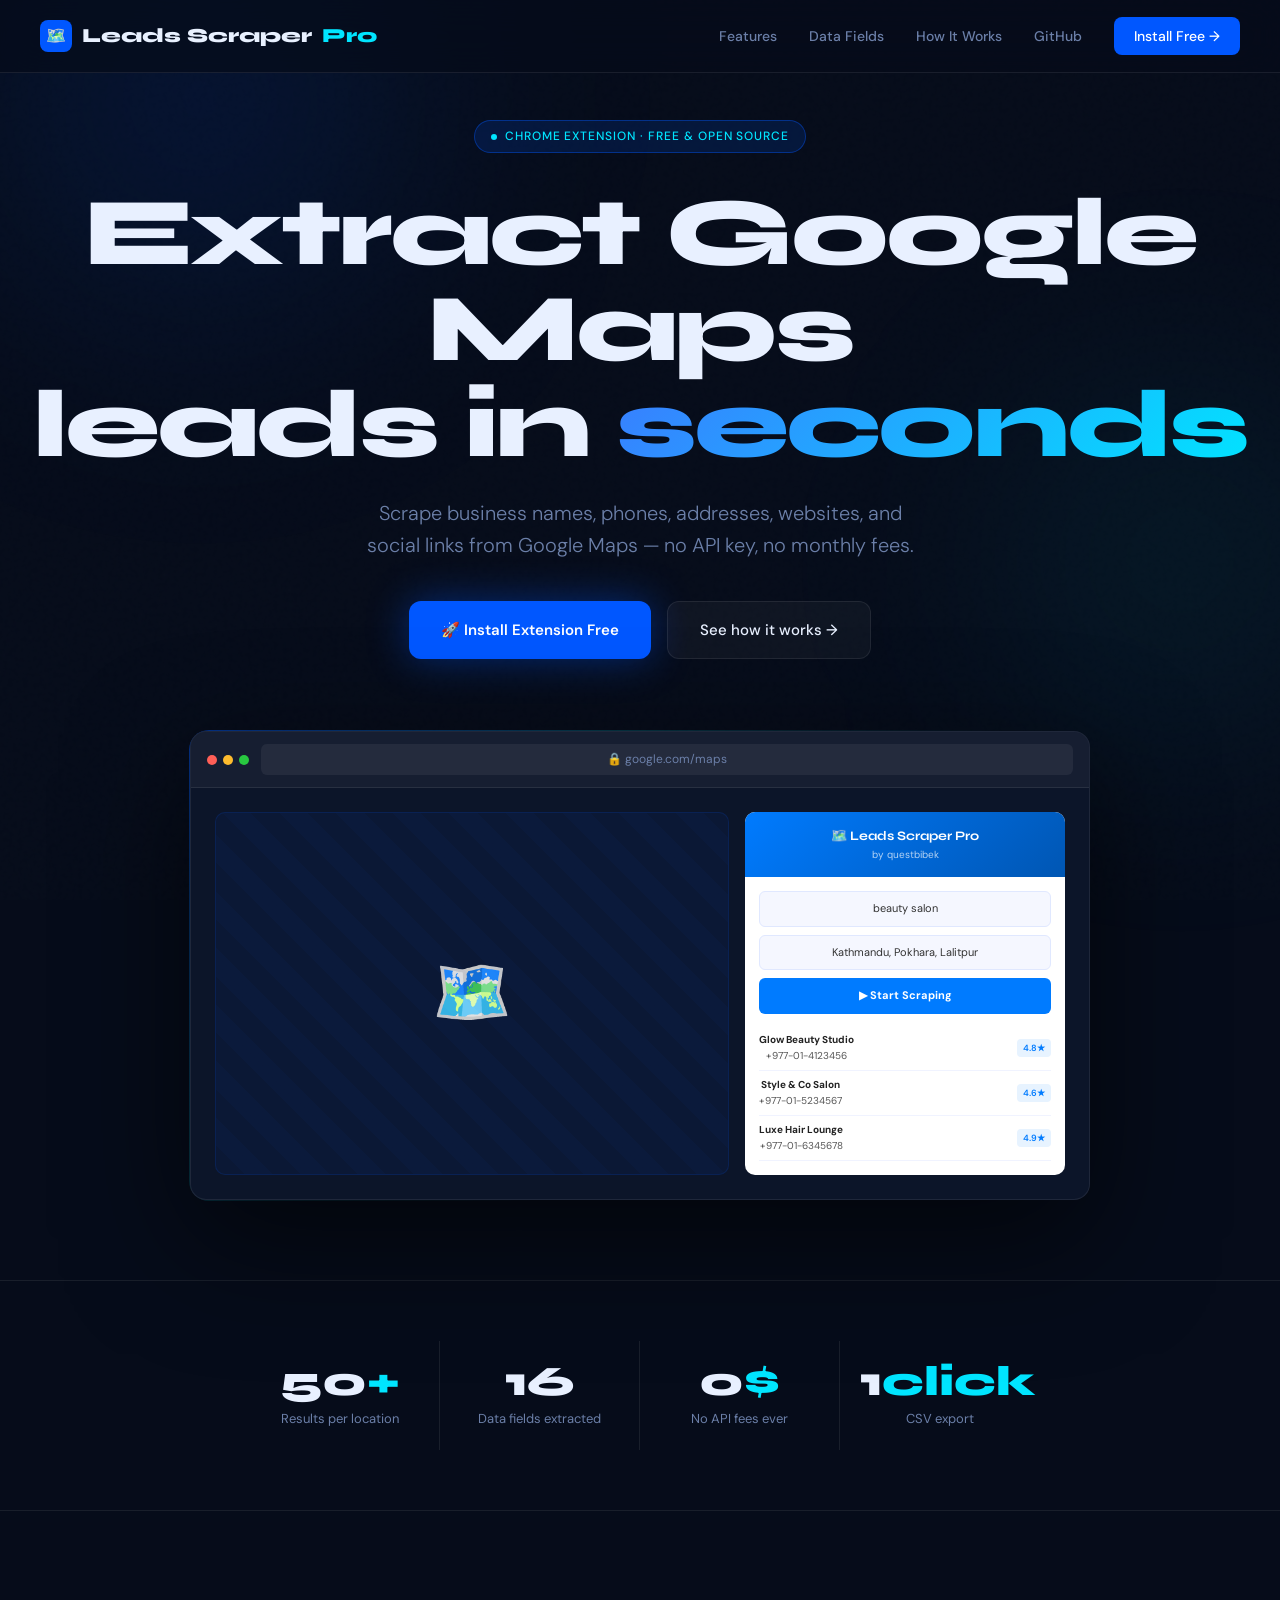
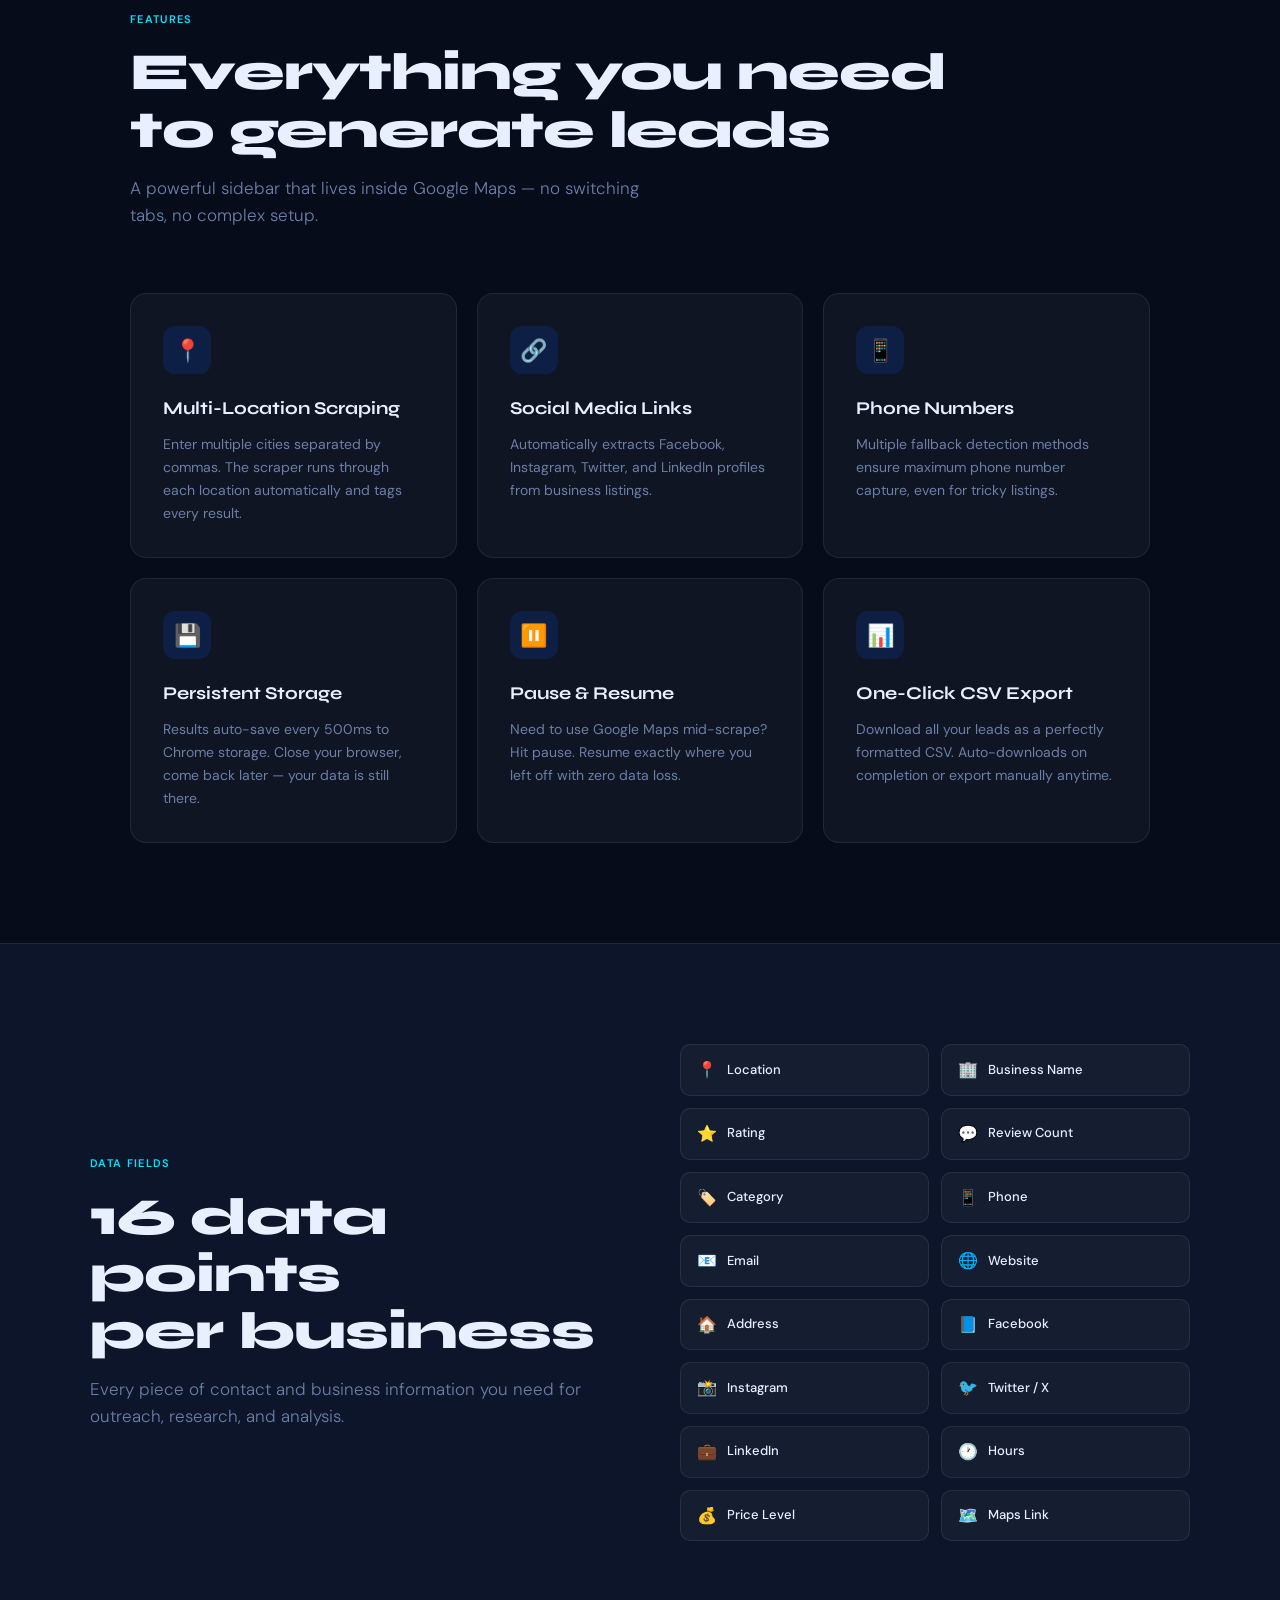
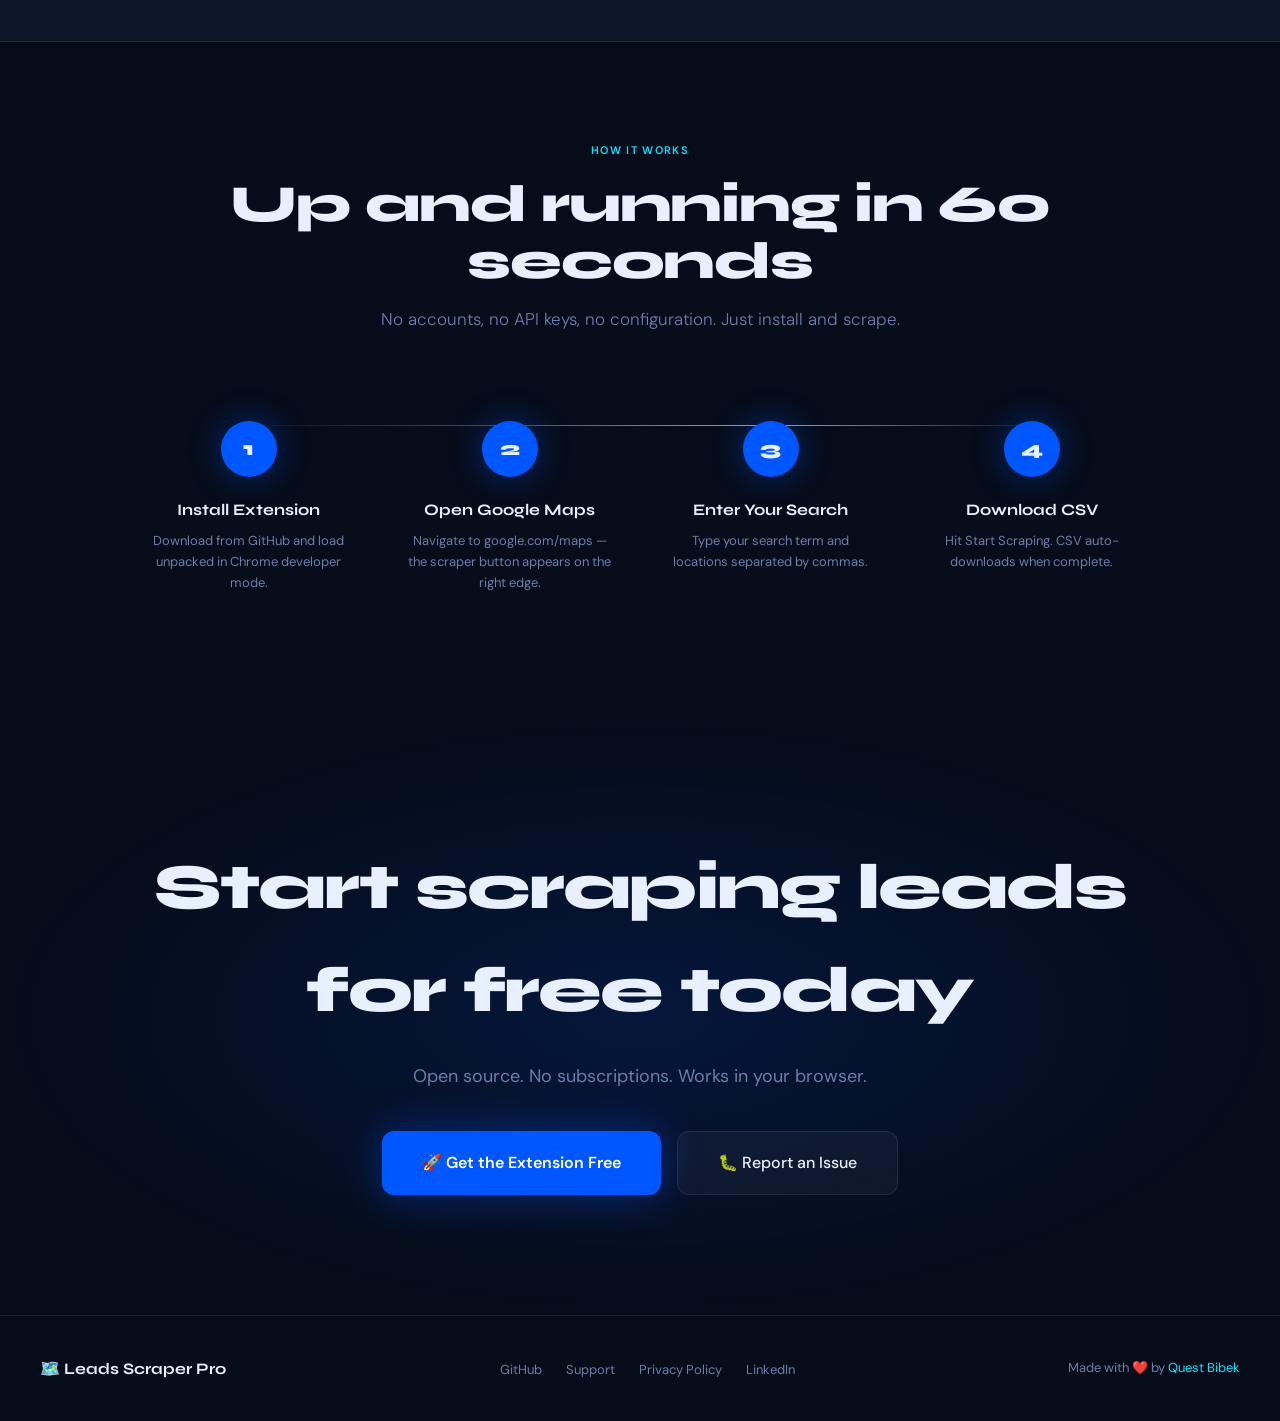
<file: index.html>
<!DOCTYPE html>
<html lang="en">
<head>
  <meta charset="UTF-8" />
  <meta name="viewport" content="width=device-width, initial-scale=1.0"/>
  <title>Leads Scraper Pro — Google Maps Data Extraction</title>
  <link href="https://fonts.googleapis.com/css2?family=Syne:wght@400;600;700;800&family=DM+Sans:ital,wght@0,300;0,400;0,500;1,300&display=swap" rel="stylesheet">
  <style>
    *, *::before, *::after { box-sizing: border-box; margin: 0; padding: 0; }

    :root {
      --blue: #0057FF;
      --blue-light: #3a7bff;
      --blue-dark: #0038b8;
      --accent: #00E5FF;
      --accent2: #FFD600;
      --bg: #060C1A;
      --bg2: #0C1529;
      --text: #E8F0FF;
      --muted: #6B7FA8;
      --card: rgba(255,255,255,0.04);
      --border: rgba(255,255,255,0.08);
    }

    html { scroll-behavior: smooth; }

    body {
      background: var(--bg);
      color: var(--text);
      font-family: 'DM Sans', sans-serif;
      font-size: 16px;
      line-height: 1.6;
      overflow-x: hidden;
    }

    /* NOISE OVERLAY */
    body::before {
      content: '';
      position: fixed;
      inset: 0;
      background-image: url("data:image/svg+xml,%3Csvg viewBox='0 0 200 200' xmlns='http://www.w3.org/2000/svg'%3E%3Cfilter id='n'%3E%3CfeTurbulence type='fractalNoise' baseFrequency='0.9' numOctaves='4' stitchTiles='stitch'/%3E%3C/filter%3E%3Crect width='100%25' height='100%25' filter='url(%23n)' opacity='0.04'/%3E%3C/svg%3E");
      pointer-events: none;
      z-index: 0;
      opacity: 0.4;
    }

    /* GLOW BLOBS */
    .blob {
      position: fixed;
      border-radius: 50%;
      filter: blur(120px);
      pointer-events: none;
      z-index: 0;
    }
    .blob-1 {
      width: 600px; height: 600px;
      background: radial-gradient(circle, rgba(0,87,255,0.18) 0%, transparent 70%);
      top: -200px; left: -100px;
      animation: blobmove1 18s ease-in-out infinite;
    }
    .blob-2 {
      width: 500px; height: 500px;
      background: radial-gradient(circle, rgba(0,229,255,0.1) 0%, transparent 70%);
      bottom: 10%; right: -150px;
      animation: blobmove2 22s ease-in-out infinite;
    }
    @keyframes blobmove1 {
      0%,100% { transform: translate(0,0); }
      50% { transform: translate(80px, 60px); }
    }
    @keyframes blobmove2 {
      0%,100% { transform: translate(0,0); }
      50% { transform: translate(-60px, -80px); }
    }

    /* NAV */
    nav {
      position: fixed;
      top: 0; left: 0; right: 0;
      z-index: 100;
      padding: 20px 40px;
      display: flex;
      align-items: center;
      justify-content: space-between;
      background: rgba(6,12,26,0.7);
      backdrop-filter: blur(20px);
      border-bottom: 1px solid var(--border);
    }
    .nav-logo {
      font-family: 'Syne', sans-serif;
      font-weight: 800;
      font-size: 20px;
      color: var(--text);
      text-decoration: none;
      display: flex;
      align-items: center;
      gap: 10px;
    }
    .nav-logo span {
      color: var(--accent);
    }
    .logo-icon {
      width: 32px; height: 32px;
      background: var(--blue);
      border-radius: 8px;
      display: grid;
      place-items: center;
      font-size: 16px;
    }
    .nav-links {
      display: flex;
      gap: 32px;
      list-style: none;
    }
    .nav-links a {
      color: var(--muted);
      text-decoration: none;
      font-size: 14px;
      font-weight: 500;
      transition: color 0.2s;
    }
    .nav-links a:hover { color: var(--text); }
    .nav-cta {
      background: var(--blue);
      color: white !important;
      padding: 10px 20px;
      border-radius: 8px;
      font-weight: 500;
      transition: background 0.2s, transform 0.2s !important;
    }
    .nav-cta:hover {
      background: var(--blue-light) !important;
      transform: translateY(-1px);
      color: white !important;
    }

    /* SECTIONS */
    section { position: relative; z-index: 1; }

    /* HERO */
    .hero {
      min-height: 100vh;
      display: flex;
      flex-direction: column;
      align-items: center;
      justify-content: center;
      text-align: center;
      padding: 120px 24px 80px;
    }

    .hero-badge {
      display: inline-flex;
      align-items: center;
      gap: 8px;
      background: rgba(0,87,255,0.15);
      border: 1px solid rgba(0,87,255,0.4);
      color: var(--accent);
      font-size: 12px;
      font-weight: 500;
      letter-spacing: 0.08em;
      text-transform: uppercase;
      padding: 6px 16px;
      border-radius: 100px;
      margin-bottom: 32px;
      animation: fadeup 0.6s ease both;
    }
    .badge-dot {
      width: 6px; height: 6px;
      background: var(--accent);
      border-radius: 50%;
      animation: pulse 2s ease infinite;
    }
    @keyframes pulse {
      0%,100% { opacity: 1; transform: scale(1); }
      50% { opacity: 0.5; transform: scale(1.4); }
    }

    .hero h1 {
      font-family: 'Syne', sans-serif;
      font-size: clamp(48px, 8vw, 96px);
      font-weight: 800;
      line-height: 1.0;
      letter-spacing: -0.03em;
      margin-bottom: 24px;
      animation: fadeup 0.6s 0.1s ease both;
    }
    .hero h1 em {
      font-style: normal;
      background: linear-gradient(135deg, var(--blue-light), var(--accent));
      -webkit-background-clip: text;
      -webkit-text-fill-color: transparent;
      background-clip: text;
    }

    .hero-sub {
      font-size: clamp(16px, 2vw, 20px);
      color: var(--muted);
      max-width: 560px;
      margin: 0 auto 40px;
      font-weight: 300;
      animation: fadeup 0.6s 0.2s ease both;
    }

    .hero-actions {
      display: flex;
      gap: 16px;
      justify-content: center;
      flex-wrap: wrap;
      animation: fadeup 0.6s 0.3s ease both;
    }

    .btn-primary {
      display: inline-flex;
      align-items: center;
      gap: 10px;
      background: var(--blue);
      color: white;
      text-decoration: none;
      padding: 16px 32px;
      border-radius: 12px;
      font-weight: 600;
      font-size: 15px;
      transition: all 0.25s;
      box-shadow: 0 0 40px rgba(0,87,255,0.4);
    }
    .btn-primary:hover {
      background: var(--blue-light);
      transform: translateY(-2px);
      box-shadow: 0 8px 48px rgba(0,87,255,0.5);
    }
    .btn-secondary {
      display: inline-flex;
      align-items: center;
      gap: 10px;
      background: var(--card);
      color: var(--text);
      text-decoration: none;
      padding: 16px 32px;
      border-radius: 12px;
      font-weight: 500;
      font-size: 15px;
      border: 1px solid var(--border);
      transition: all 0.25s;
    }
    .btn-secondary:hover {
      background: rgba(255,255,255,0.08);
      border-color: rgba(255,255,255,0.2);
      transform: translateY(-2px);
    }

    /* HERO VISUAL */
    .hero-visual {
      margin-top: 72px;
      position: relative;
      max-width: 900px;
      width: 100%;
      animation: fadeup 0.8s 0.4s ease both;
    }
    .hero-visual::before {
      content: '';
      position: absolute;
      inset: -1px;
      border-radius: 20px;
      background: linear-gradient(135deg, rgba(0,87,255,0.5), rgba(0,229,255,0.2), transparent 60%);
      z-index: -1;
    }
    .browser-mockup {
      background: var(--bg2);
      border-radius: 16px;
      overflow: hidden;
      border: 1px solid var(--border);
      box-shadow: 0 40px 120px rgba(0,0,0,0.6);
    }
    .browser-bar {
      background: rgba(255,255,255,0.04);
      padding: 12px 16px;
      display: flex;
      align-items: center;
      gap: 12px;
      border-bottom: 1px solid var(--border);
    }
    .browser-dots { display: flex; gap: 6px; }
    .browser-dots span {
      width: 10px; height: 10px; border-radius: 50%;
    }
    .browser-dots span:nth-child(1) { background: #FF5F57; }
    .browser-dots span:nth-child(2) { background: #FEBC2E; }
    .browser-dots span:nth-child(3) { background: #28C840; }
    .browser-url {
      flex: 1;
      background: rgba(255,255,255,0.06);
      border-radius: 6px;
      padding: 6px 12px;
      font-size: 12px;
      color: var(--muted);
    }
    .browser-content {
      padding: 24px;
      display: grid;
      grid-template-columns: 1fr 320px;
      gap: 16px;
      min-height: 320px;
    }
    .maps-placeholder {
      background: rgba(0,87,255,0.06);
      border-radius: 10px;
      border: 1px solid rgba(0,87,255,0.15);
      display: flex;
      align-items: center;
      justify-content: center;
      font-size: 64px;
      position: relative;
      overflow: hidden;
    }
    .maps-placeholder::after {
      content: '';
      position: absolute;
      inset: 0;
      background: repeating-linear-gradient(
        45deg,
        transparent,
        transparent 20px,
        rgba(0,87,255,0.03) 20px,
        rgba(0,87,255,0.03) 40px
      );
    }
    .sidebar-mockup {
      background: white;
      border-radius: 10px;
      overflow: hidden;
    }
    .sidebar-header-mock {
      background: linear-gradient(135deg, #007BFF, #0056b3);
      padding: 14px 16px;
    }
    .sidebar-header-mock h4 {
      color: white;
      font-size: 13px;
      font-weight: 700;
      font-family: 'Syne', sans-serif;
    }
    .sidebar-header-mock p { color: rgba(255,255,255,0.7); font-size: 10px; }
    .sidebar-body-mock { padding: 14px; }
    .mock-input {
      background: #f5f7ff;
      border: 1.5px solid #e0e8ff;
      border-radius: 6px;
      padding: 8px 10px;
      font-size: 11px;
      color: #333;
      margin-bottom: 8px;
      width: 100%;
    }
    .mock-btn {
      background: #007BFF;
      color: white;
      border-radius: 6px;
      padding: 9px 14px;
      font-size: 11px;
      font-weight: 700;
      width: 100%;
      margin-bottom: 12px;
      text-align: center;
    }
    .mock-row {
      display: flex;
      justify-content: space-between;
      padding: 6px 0;
      border-bottom: 1px solid #f0f3ff;
      font-size: 10px;
      color: #555;
      align-items: center;
    }
    .mock-row strong { color: #222; font-size: 10px; }
    .mock-badge {
      background: #e7f3ff;
      color: #007BFF;
      padding: 2px 6px;
      border-radius: 4px;
      font-size: 9px;
      font-weight: 600;
    }

    @keyframes fadeup {
      from { opacity: 0; transform: translateY(24px); }
      to { opacity: 1; transform: translateY(0); }
    }

    /* STATS */
    .stats {
      padding: 60px 40px;
      display: flex;
      justify-content: center;
      gap: 0;
      border-top: 1px solid var(--border);
      border-bottom: 1px solid var(--border);
    }
    .stat-item {
      flex: 1;
      max-width: 200px;
      text-align: center;
      padding: 20px;
      border-right: 1px solid var(--border);
    }
    .stat-item:last-child { border-right: none; }
    .stat-num {
      font-family: 'Syne', sans-serif;
      font-size: 42px;
      font-weight: 800;
      color: var(--text);
      line-height: 1;
      margin-bottom: 6px;
    }
    .stat-num span { color: var(--accent); }
    .stat-label { font-size: 13px; color: var(--muted); }

    /* FEATURES */
    .features {
      padding: 100px 40px;
      max-width: 1100px;
      margin: 0 auto;
    }
    .section-label {
      font-size: 11px;
      font-weight: 600;
      letter-spacing: 0.12em;
      text-transform: uppercase;
      color: var(--accent);
      margin-bottom: 16px;
    }
    .section-title {
      font-family: 'Syne', sans-serif;
      font-size: clamp(32px, 5vw, 52px);
      font-weight: 800;
      line-height: 1.1;
      letter-spacing: -0.02em;
      margin-bottom: 16px;
    }
    .section-sub {
      font-size: 17px;
      color: var(--muted);
      max-width: 520px;
      margin-bottom: 64px;
      font-weight: 300;
    }

    .features-grid {
      display: grid;
      grid-template-columns: repeat(3, 1fr);
      gap: 20px;
    }
    .feature-card {
      background: var(--card);
      border: 1px solid var(--border);
      border-radius: 16px;
      padding: 32px;
      transition: all 0.3s;
      position: relative;
      overflow: hidden;
    }
    .feature-card::before {
      content: '';
      position: absolute;
      top: 0; left: 0; right: 0;
      height: 2px;
      background: linear-gradient(90deg, var(--blue), var(--accent));
      opacity: 0;
      transition: opacity 0.3s;
    }
    .feature-card:hover {
      border-color: rgba(0,87,255,0.3);
      background: rgba(0,87,255,0.06);
      transform: translateY(-4px);
    }
    .feature-card:hover::before { opacity: 1; }
    .feature-icon {
      width: 48px; height: 48px;
      background: rgba(0,87,255,0.15);
      border-radius: 12px;
      display: grid;
      place-items: center;
      font-size: 22px;
      margin-bottom: 20px;
    }
    .feature-card h3 {
      font-family: 'Syne', sans-serif;
      font-size: 18px;
      font-weight: 700;
      margin-bottom: 10px;
    }
    .feature-card p {
      font-size: 14px;
      color: var(--muted);
      line-height: 1.65;
    }

    /* DATA FIELDS */
    .data-section {
      padding: 100px 40px;
      background: var(--bg2);
      border-top: 1px solid var(--border);
      border-bottom: 1px solid var(--border);
    }
    .data-inner {
      max-width: 1100px;
      margin: 0 auto;
      display: grid;
      grid-template-columns: 1fr 1fr;
      gap: 80px;
      align-items: center;
    }
    .data-fields {
      display: grid;
      grid-template-columns: 1fr 1fr;
      gap: 12px;
    }
    .data-field {
      display: flex;
      align-items: center;
      gap: 10px;
      background: var(--card);
      border: 1px solid var(--border);
      border-radius: 10px;
      padding: 12px 16px;
      font-size: 13px;
      font-weight: 500;
      transition: all 0.2s;
    }
    .data-field:hover {
      border-color: rgba(0,87,255,0.4);
      background: rgba(0,87,255,0.08);
    }
    .field-icon { font-size: 16px; }

    /* HOW IT WORKS */
    .how {
      padding: 100px 40px;
      max-width: 1100px;
      margin: 0 auto;
    }
    .steps {
      display: grid;
      grid-template-columns: repeat(4, 1fr);
      gap: 24px;
      margin-top: 64px;
      position: relative;
    }
    .steps::before {
      content: '';
      position: absolute;
      top: 28px;
      left: 10%;
      right: 10%;
      height: 1px;
      background: linear-gradient(90deg, transparent, var(--blue), var(--accent), transparent);
    }
    .step {
      text-align: center;
      padding: 24px 16px;
    }
    .step-num {
      width: 56px; height: 56px;
      background: var(--blue);
      border-radius: 50%;
      display: flex;
      align-items: center;
      justify-content: center;
      font-family: 'Syne', sans-serif;
      font-size: 20px;
      font-weight: 800;
      margin: 0 auto 20px;
      box-shadow: 0 0 32px rgba(0,87,255,0.4);
      position: relative;
      z-index: 1;
    }
    .step h4 {
      font-family: 'Syne', sans-serif;
      font-size: 16px;
      font-weight: 700;
      margin-bottom: 8px;
    }
    .step p { font-size: 13px; color: var(--muted); }

    /* CTA */
    .cta-section {
      padding: 120px 40px;
      text-align: center;
      position: relative;
      overflow: hidden;
    }
    .cta-section::before {
      content: '';
      position: absolute;
      inset: 0;
      background: radial-gradient(ellipse at center, rgba(0,87,255,0.15) 0%, transparent 70%);
    }
    .cta-section h2 {
      font-family: 'Syne', sans-serif;
      font-size: clamp(36px, 6vw, 64px);
      font-weight: 800;
      letter-spacing: -0.03em;
      margin-bottom: 20px;
      position: relative;
    }
    .cta-section p {
      font-size: 18px;
      color: var(--muted);
      margin-bottom: 40px;
      position: relative;
    }

    /* FOOTER */
    footer {
      border-top: 1px solid var(--border);
      padding: 40px;
      display: flex;
      justify-content: space-between;
      align-items: center;
      flex-wrap: wrap;
      gap: 20px;
      position: relative;
      z-index: 1;
    }
    .footer-left {
      font-family: 'Syne', sans-serif;
      font-weight: 700;
      font-size: 16px;
    }
    .footer-links {
      display: flex;
      gap: 24px;
      list-style: none;
    }
    .footer-links a {
      color: var(--muted);
      text-decoration: none;
      font-size: 13px;
      transition: color 0.2s;
    }
    .footer-links a:hover { color: var(--text); }
    .footer-right { font-size: 13px; color: var(--muted); }

    /* SCROLL REVEAL */
    .reveal {
      opacity: 0;
      transform: translateY(32px);
      transition: opacity 0.7s ease, transform 0.7s ease;
    }
    .reveal.visible {
      opacity: 1;
      transform: translateY(0);
    }

    @media (max-width: 768px) {
      nav { padding: 16px 20px; }
      .nav-links { display: none; }
      .features-grid { grid-template-columns: 1fr; }
      .data-inner { grid-template-columns: 1fr; gap: 40px; }
      .steps { grid-template-columns: 1fr 1fr; }
      .steps::before { display: none; }
      .stats { flex-wrap: wrap; }
      .stat-item { border-right: none; border-bottom: 1px solid var(--border); }
      .browser-content { grid-template-columns: 1fr; }
      .sidebar-mockup { display: none; }
    }
  </style>
</head>
<body>

  <div class="blob blob-1"></div>
  <div class="blob blob-2"></div>

  <!-- NAV -->
  <nav>
    <a href="#" class="nav-logo">
      <div class="logo-icon">🗺️</div>
      Leads Scraper <span>Pro</span>
    </a>
    <ul class="nav-links">
      <li><a href="#features">Features</a></li>
      <li><a href="#data">Data Fields</a></li>
      <li><a href="#how">How It Works</a></li>
      <li><a href="https://github.com/questbibek/leads-scraper-pro" target="_blank">GitHub</a></li>
      <li><a href="https://github.com/questbibek/leads-scraper-pro" target="_blank" class="nav-cta">Install Free →</a></li>
    </ul>
  </nav>

  <!-- HERO -->
  <section class="hero">
    <div class="hero-badge">
      <span class="badge-dot"></span>
      Chrome Extension · Free & Open Source
    </div>

    <h1>Extract Google Maps<br/>leads in <em>seconds</em></h1>
    <p class="hero-sub">Scrape business names, phones, addresses, websites, and social links from Google Maps — no API key, no monthly fees.</p>

    <div class="hero-actions">
      <a href="https://github.com/questbibek/leads-scraper-pro" target="_blank" class="btn-primary">
        🚀 Install Extension Free
      </a>
      <a href="#how" class="btn-secondary">
        See how it works →
      </a>
    </div>

    <div class="hero-visual">
      <div class="browser-mockup">
        <div class="browser-bar">
          <div class="browser-dots">
            <span></span><span></span><span></span>
          </div>
          <div class="browser-url">🔒 google.com/maps</div>
        </div>
        <div class="browser-content">
          <div class="maps-placeholder">🗺️</div>
          <div class="sidebar-mockup">
            <div class="sidebar-header-mock">
              <h4>🗺️ Leads Scraper Pro</h4>
              <p>by questbibek</p>
            </div>
            <div class="sidebar-body-mock">
              <div class="mock-input">beauty salon</div>
              <div class="mock-input">Kathmandu, Pokhara, Lalitpur</div>
              <div class="mock-btn">▶ Start Scraping</div>
              <div class="mock-row">
                <div>
                  <strong>Glow Beauty Studio</strong><br/>
                  +977-01-4123456
                </div>
                <span class="mock-badge">4.8★</span>
              </div>
              <div class="mock-row">
                <div>
                  <strong>Style & Co Salon</strong><br/>
                  +977-01-5234567
                </div>
                <span class="mock-badge">4.6★</span>
              </div>
              <div class="mock-row">
                <div>
                  <strong>Luxe Hair Lounge</strong><br/>
                  +977-01-6345678
                </div>
                <span class="mock-badge">4.9★</span>
              </div>
            </div>
          </div>
        </div>
      </div>
    </div>
  </section>

  <!-- STATS -->
  <div class="stats reveal">
    <div class="stat-item">
      <div class="stat-num">50<span>+</span></div>
      <div class="stat-label">Results per location</div>
    </div>
    <div class="stat-item">
      <div class="stat-num">16<span></span></div>
      <div class="stat-label">Data fields extracted</div>
    </div>
    <div class="stat-item">
      <div class="stat-num">0<span>$</span></div>
      <div class="stat-label">No API fees ever</div>
    </div>
    <div class="stat-item">
      <div class="stat-num">1<span>click</span></div>
      <div class="stat-label">CSV export</div>
    </div>
  </div>

  <!-- FEATURES -->
  <section class="features" id="features">
    <div class="reveal">
      <div class="section-label">Features</div>
      <h2 class="section-title">Everything you need<br/>to generate leads</h2>
      <p class="section-sub">A powerful sidebar that lives inside Google Maps — no switching tabs, no complex setup.</p>
    </div>

    <div class="features-grid reveal">
      <div class="feature-card">
        <div class="feature-icon">📍</div>
        <h3>Multi-Location Scraping</h3>
        <p>Enter multiple cities separated by commas. The scraper runs through each location automatically and tags every result.</p>
      </div>
      <div class="feature-card">
        <div class="feature-icon">🔗</div>
        <h3>Social Media Links</h3>
        <p>Automatically extracts Facebook, Instagram, Twitter, and LinkedIn profiles from business listings.</p>
      </div>
      <div class="feature-card">
        <div class="feature-icon">📱</div>
        <h3>Phone Numbers</h3>
        <p>Multiple fallback detection methods ensure maximum phone number capture, even for tricky listings.</p>
      </div>
      <div class="feature-card">
        <div class="feature-icon">💾</div>
        <h3>Persistent Storage</h3>
        <p>Results auto-save every 500ms to Chrome storage. Close your browser, come back later — your data is still there.</p>
      </div>
      <div class="feature-card">
        <div class="feature-icon">⏸️</div>
        <h3>Pause & Resume</h3>
        <p>Need to use Google Maps mid-scrape? Hit pause. Resume exactly where you left off with zero data loss.</p>
      </div>
      <div class="feature-card">
        <div class="feature-icon">📊</div>
        <h3>One-Click CSV Export</h3>
        <p>Download all your leads as a perfectly formatted CSV. Auto-downloads on completion or export manually anytime.</p>
      </div>
    </div>
  </section>

  <!-- DATA FIELDS -->
  <section class="data-section" id="data">
    <div class="data-inner">
      <div class="reveal">
        <div class="section-label">Data Fields</div>
        <h2 class="section-title">16 data points<br/>per business</h2>
        <p class="section-sub" style="margin-bottom:0">Every piece of contact and business information you need for outreach, research, and analysis.</p>
      </div>
      <div class="data-fields reveal">
        <div class="data-field"><span class="field-icon">📍</span> Location</div>
        <div class="data-field"><span class="field-icon">🏢</span> Business Name</div>
        <div class="data-field"><span class="field-icon">⭐</span> Rating</div>
        <div class="data-field"><span class="field-icon">💬</span> Review Count</div>
        <div class="data-field"><span class="field-icon">🏷️</span> Category</div>
        <div class="data-field"><span class="field-icon">📱</span> Phone</div>
        <div class="data-field"><span class="field-icon">📧</span> Email</div>
        <div class="data-field"><span class="field-icon">🌐</span> Website</div>
        <div class="data-field"><span class="field-icon">🏠</span> Address</div>
        <div class="data-field"><span class="field-icon">📘</span> Facebook</div>
        <div class="data-field"><span class="field-icon">📸</span> Instagram</div>
        <div class="data-field"><span class="field-icon">🐦</span> Twitter / X</div>
        <div class="data-field"><span class="field-icon">💼</span> LinkedIn</div>
        <div class="data-field"><span class="field-icon">🕐</span> Hours</div>
        <div class="data-field"><span class="field-icon">💰</span> Price Level</div>
        <div class="data-field"><span class="field-icon">🗺️</span> Maps Link</div>
      </div>
    </div>
  </section>

  <!-- HOW IT WORKS -->
  <section class="how" id="how">
    <div class="reveal" style="text-align:center">
      <div class="section-label">How It Works</div>
      <h2 class="section-title">Up and running in 60 seconds</h2>
      <p class="section-sub" style="margin: 0 auto;">No accounts, no API keys, no configuration. Just install and scrape.</p>
    </div>

    <div class="steps">
      <div class="step reveal">
        <div class="step-num">1</div>
        <h4>Install Extension</h4>
        <p>Download from GitHub and load unpacked in Chrome developer mode.</p>
      </div>
      <div class="step reveal">
        <div class="step-num">2</div>
        <h4>Open Google Maps</h4>
        <p>Navigate to google.com/maps — the scraper button appears on the right edge.</p>
      </div>
      <div class="step reveal">
        <div class="step-num">3</div>
        <h4>Enter Your Search</h4>
        <p>Type your search term and locations separated by commas.</p>
      </div>
      <div class="step reveal">
        <div class="step-num">4</div>
        <h4>Download CSV</h4>
        <p>Hit Start Scraping. CSV auto-downloads when complete.</p>
      </div>
    </div>
  </section>

  <!-- CTA -->
  <section class="cta-section reveal">
    <h2>Start scraping leads<br/>for free today</h2>
    <p>Open source. No subscriptions. Works in your browser.</p>
    <div style="display:flex; gap:16px; justify-content:center; flex-wrap:wrap; position:relative;">
      <a href="https://github.com/questbibek/leads-scraper-pro" target="_blank" class="btn-primary" style="font-size:16px; padding:18px 40px;">
        🚀 Get the Extension Free
      </a>
      <a href="https://github.com/questbibek/leads-scraper-pro/issues" target="_blank" class="btn-secondary" style="font-size:16px; padding:18px 40px;">
        🐛 Report an Issue
      </a>
    </div>
  </section>

  <!-- FOOTER -->
  <footer>
    <div class="footer-left">🗺️ Leads Scraper Pro</div>
    <ul class="footer-links">
      <li><a href="https://github.com/questbibek/leads-scraper-pro" target="_blank">GitHub</a></li>
      <li><a href="https://github.com/questbibek/leads-scraper-pro/issues" target="_blank">Support</a></li>
      <li><a href="privacy-policy">Privacy Policy</a></li>
      <li><a href="https://www.linkedin.com/in/questbibek" target="_blank">LinkedIn</a></li>
    </ul>
    <div class="footer-right">Made with ❤️ by <a href="https://github.com/questbibek" target="_blank" style="color:var(--accent); text-decoration:none;">Quest Bibek</a></div>
  </footer>

  <script>
    // Scroll reveal
    const observer = new IntersectionObserver((entries) => {
      entries.forEach(el => {
        if (el.isIntersecting) {
          el.target.classList.add('visible');
        }
      });
    }, { threshold: 0.1 });

    document.querySelectorAll('.reveal').forEach(el => observer.observe(el));
  </script>
</body>
</html>
</file>
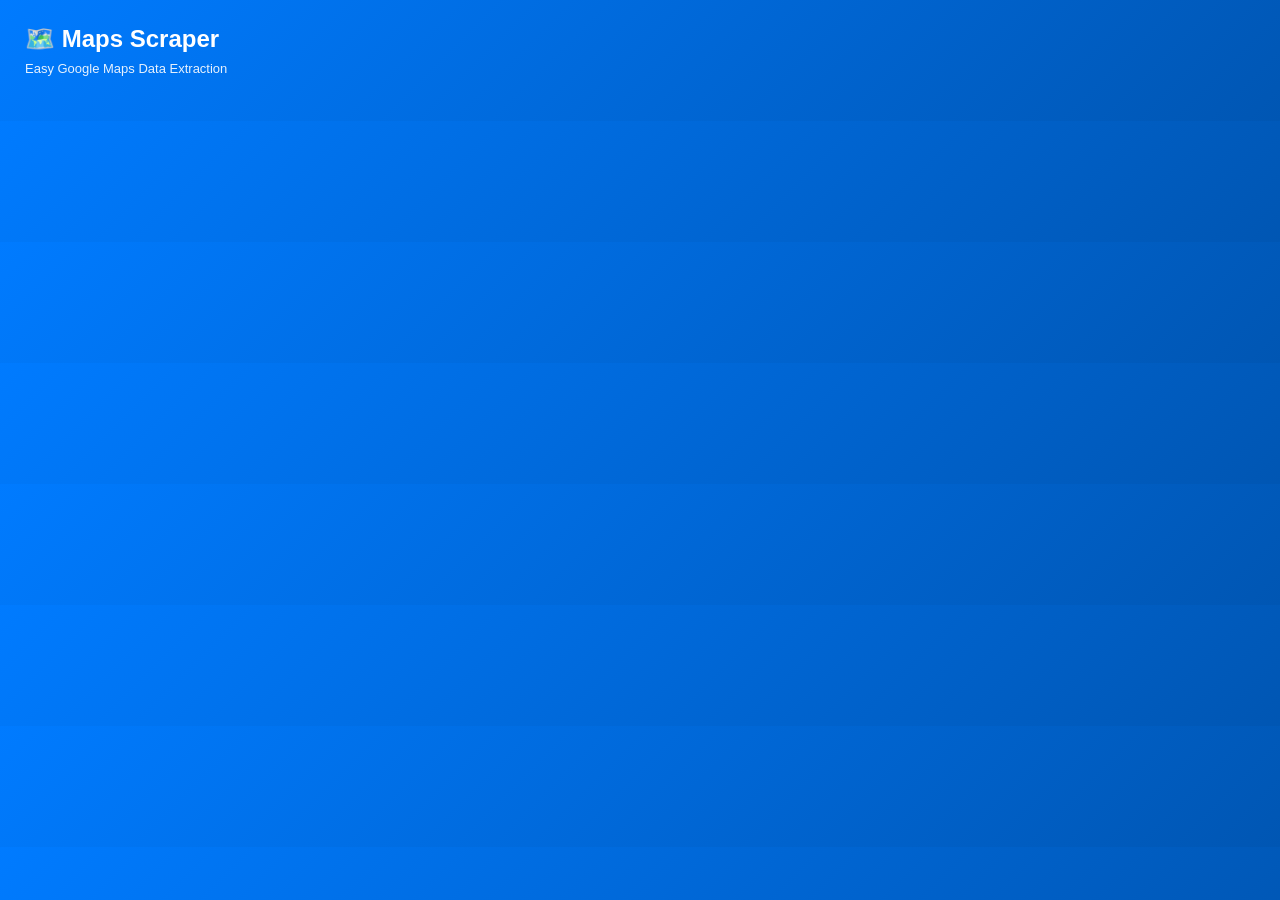
<file: popup.html>
<!DOCTYPE html>
<html>
<head>
  <title>Google Maps Easy Scrape</title>
  <style>
    body { 
      min-width: 320px;
      max-width: 320px;
      padding: 0;
      margin: 0;
      font-family: -apple-system, BlinkMacSystemFont, 'Segoe UI', Roboto, sans-serif; 
      background: linear-gradient(135deg, #007BFF 0%, #0056b3 100%);
    }
    
    .container {
      padding: 25px;
      color: white;
    }
    
    h1 {
      font-weight: 700;
      font-size: 24px;
      margin: 0 0 8px 0;
      display: flex;
      align-items: center;
      gap: 10px;
    }
    
    .subtitle {
      font-size: 13px;
      opacity: 0.9;
      margin-bottom: 20px;
    }
    
    .status-card {
      background: white;
      border-radius: 12px;
      padding: 20px;
      margin-bottom: 15px;
      color: #333;
    }
    
    .status-card h3 {
      margin: 0 0 10px 0;
      font-size: 14px;
      font-weight: 600;
      color: #007BFF;
    }
    
    .status-message {
      font-size: 14px;
      line-height: 1.5;
      color: #666;
    }
    
    .stats {
      display: flex;
      gap: 15px;
      margin-top: 12px;
    }
    
    .stat {
      flex: 1;
      text-align: center;
      padding: 10px;
      background: #f8f9fa;
      border-radius: 8px;
    }
    
    .stat-value {
      font-size: 24px;
      font-weight: 700;
      color: #007BFF;
      margin-bottom: 4px;
    }
    
    .stat-label {
      font-size: 11px;
      color: #6c757d;
      text-transform: uppercase;
      font-weight: 600;
    }
    
    .button {
      width: 100%;
      padding: 14px 20px;
      border: none;
      background: white;
      cursor: pointer;
      transition: all 0.3s ease;
      border-radius: 10px;
      font-family: -apple-system, BlinkMacSystemFont, 'Segoe UI', Roboto, sans-serif;
      font-weight: 600;
      font-size: 14px;
      margin-bottom: 10px;
      color: #007BFF;
      box-shadow: 0 4px 12px rgba(0, 0, 0, 0.15);
    }
    
    .button:hover {
      transform: translateY(-2px);
      box-shadow: 0 6px 16px rgba(0, 0, 0, 0.2);
    }
    
    .button.secondary {
      background: rgba(255, 255, 255, 0.2);
      color: white;
      border: 2px solid white;
    }
    
    .button.secondary:hover {
      background: rgba(255, 255, 255, 0.3);
    }
    
    .info-link {
      display: block;
      text-align: center;
      color: white;
      text-decoration: none;
      font-size: 12px;
      opacity: 0.9;
      margin-top: 15px;
    }
    
    .info-link:hover {
      opacity: 1;
      text-decoration: underline;
    }
    
    .not-maps {
      text-align: center;
      padding: 20px;
    }
    
    .not-maps-icon {
      font-size: 48px;
      margin-bottom: 12px;
    }
  </style>
</head>
<body>
  <div class="container">
    <h1>🗺️ Maps Scraper</h1>
    <div class="subtitle">Easy Google Maps Data Extraction</div>
    
    <div id="content">
      <!-- Dynamic content will be inserted here -->
    </div>
    
  </div>
  
  <script src="popup.js"></script>
</body>
</html>
</file>
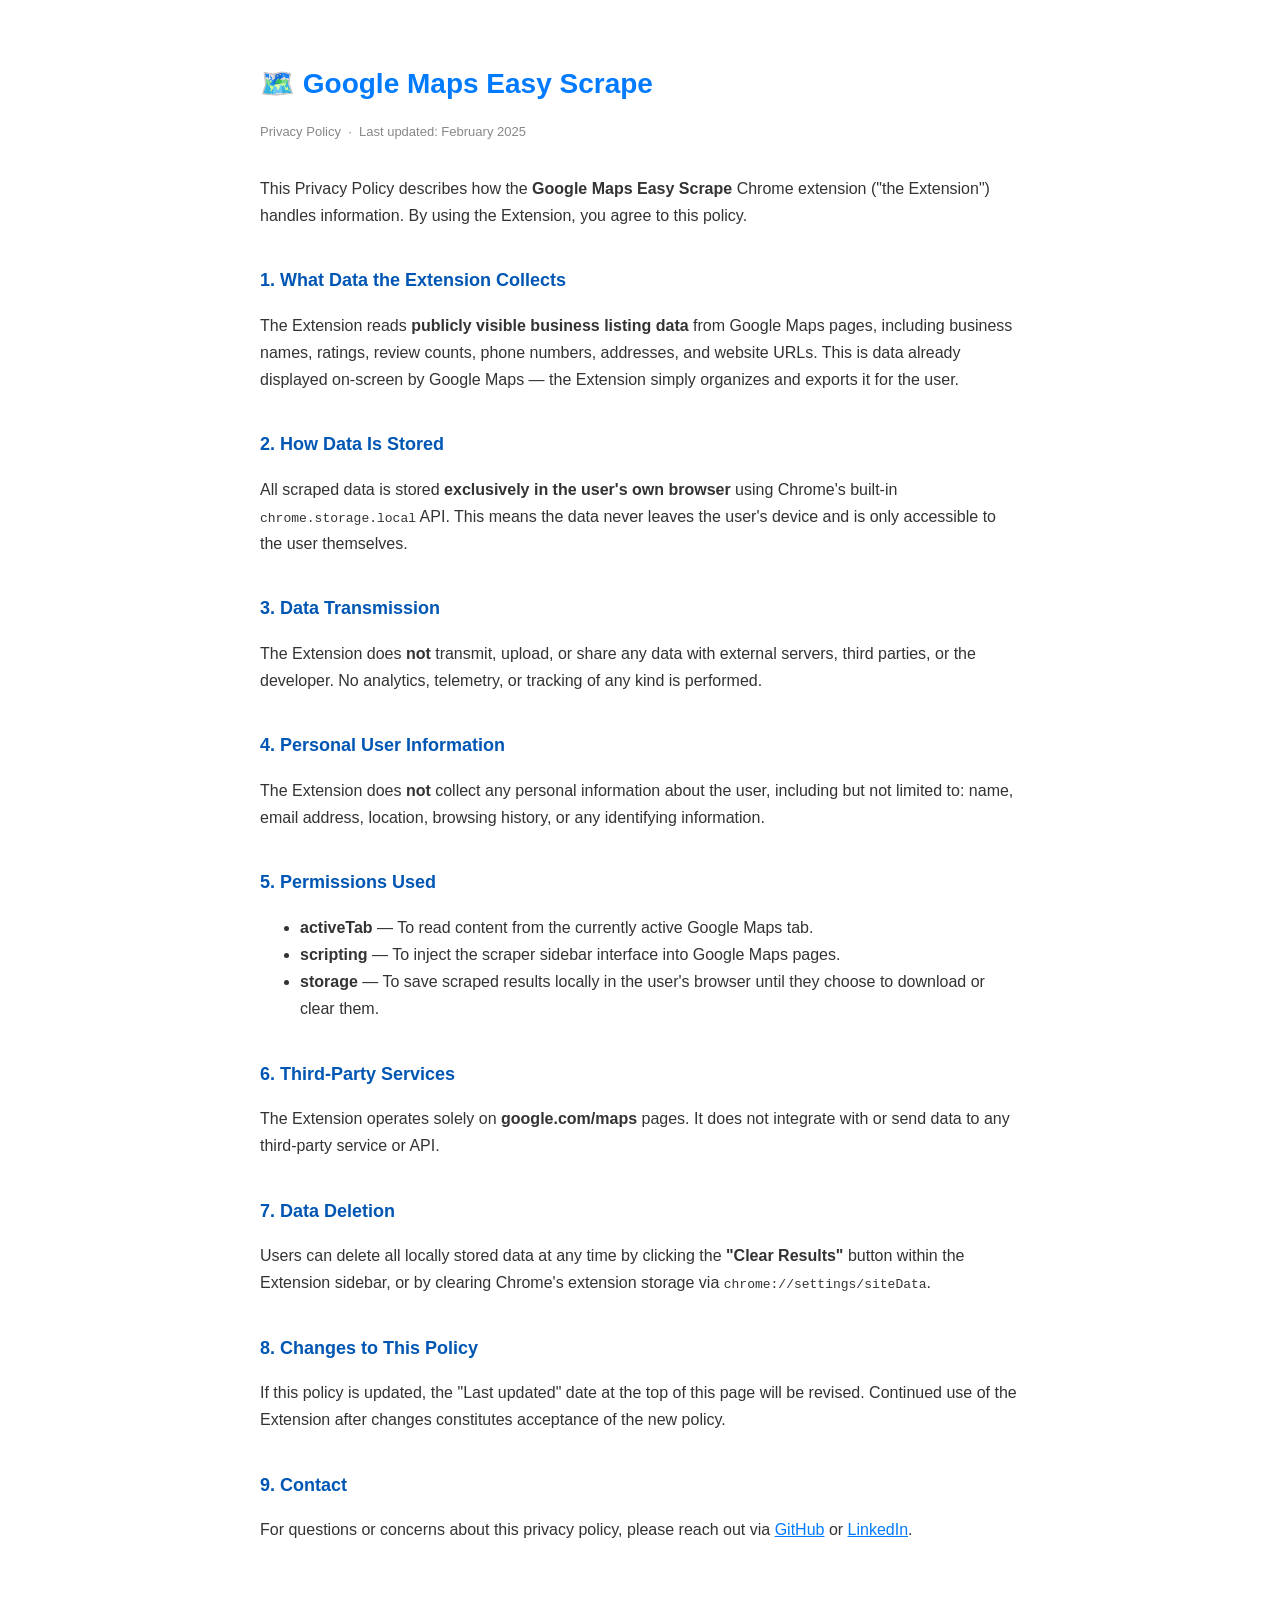
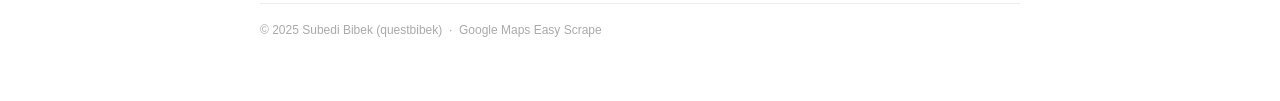
<file: privacy-policy.html>
<!DOCTYPE html>
<html lang="en">
<head>
  <meta charset="UTF-8" />
  <meta name="viewport" content="width=device-width, initial-scale=1.0"/>
  <title>Privacy Policy – Google Maps Easy Scrape</title>
  <style>
    body {
      font-family: -apple-system, BlinkMacSystemFont, 'Segoe UI', Roboto, sans-serif;
      max-width: 760px;
      margin: 60px auto;
      padding: 0 24px;
      color: #333;
      line-height: 1.7;
    }
    h1 { color: #007BFF; font-size: 28px; margin-bottom: 4px; }
    h2 { color: #0056b3; font-size: 18px; margin-top: 36px; }
    .meta { color: #888; font-size: 13px; margin-bottom: 32px; }
    a { color: #007BFF; }
    footer { margin-top: 60px; font-size: 12px; color: #aaa; border-top: 1px solid #eee; padding-top: 16px; }
  </style>
</head>
<body>

  <h1>🗺️ Google Maps Easy Scrape</h1>
  <p class="meta">Privacy Policy &nbsp;·&nbsp; Last updated: February 2025</p>

  <p>
    This Privacy Policy describes how the <strong>Google Maps Easy Scrape</strong> Chrome extension
    ("the Extension") handles information. By using the Extension, you agree to this policy.
  </p>

  <h2>1. What Data the Extension Collects</h2>
  <p>
    The Extension reads <strong>publicly visible business listing data</strong> from Google Maps pages,
    including business names, ratings, review counts, phone numbers, addresses, and website URLs.
    This is data already displayed on-screen by Google Maps — the Extension simply organizes and
    exports it for the user.
  </p>

  <h2>2. How Data Is Stored</h2>
  <p>
    All scraped data is stored <strong>exclusively in the user's own browser</strong> using Chrome's
    built-in <code>chrome.storage.local</code> API. This means the data never leaves the user's
    device and is only accessible to the user themselves.
  </p>

  <h2>3. Data Transmission</h2>
  <p>
    The Extension does <strong>not</strong> transmit, upload, or share any data with external servers,
    third parties, or the developer. No analytics, telemetry, or tracking of any kind is performed.
  </p>

  <h2>4. Personal User Information</h2>
  <p>
    The Extension does <strong>not</strong> collect any personal information about the user, including
    but not limited to: name, email address, location, browsing history, or any identifying information.
  </p>

  <h2>5. Permissions Used</h2>
  <ul>
    <li><strong>activeTab</strong> — To read content from the currently active Google Maps tab.</li>
    <li><strong>scripting</strong> — To inject the scraper sidebar interface into Google Maps pages.</li>
    <li><strong>storage</strong> — To save scraped results locally in the user's browser until they choose to download or clear them.</li>
  </ul>

  <h2>6. Third-Party Services</h2>
  <p>
    The Extension operates solely on <strong>google.com/maps</strong> pages. It does not integrate
    with or send data to any third-party service or API.
  </p>

  <h2>7. Data Deletion</h2>
  <p>
    Users can delete all locally stored data at any time by clicking the
    <strong>"Clear Results"</strong> button within the Extension sidebar, or by clearing Chrome's
    extension storage via <code>chrome://settings/siteData</code>.
  </p>

  <h2>8. Changes to This Policy</h2>
  <p>
    If this policy is updated, the "Last updated" date at the top of this page will be revised.
    Continued use of the Extension after changes constitutes acceptance of the new policy.
  </p>

  <h2>9. Contact</h2>
  <p>
    For questions or concerns about this privacy policy, please reach out via
    <a href="https://github.com/questbibek" target="_blank">GitHub</a> or
    <a href="https://www.linkedin.com/in/questbibek" target="_blank">LinkedIn</a>.
  </p>

  <footer>
    &copy; 2025 Subedi Bibek (questbibek) &nbsp;·&nbsp; Google Maps Easy Scrape
  </footer>

</body>
</html>
</file>
